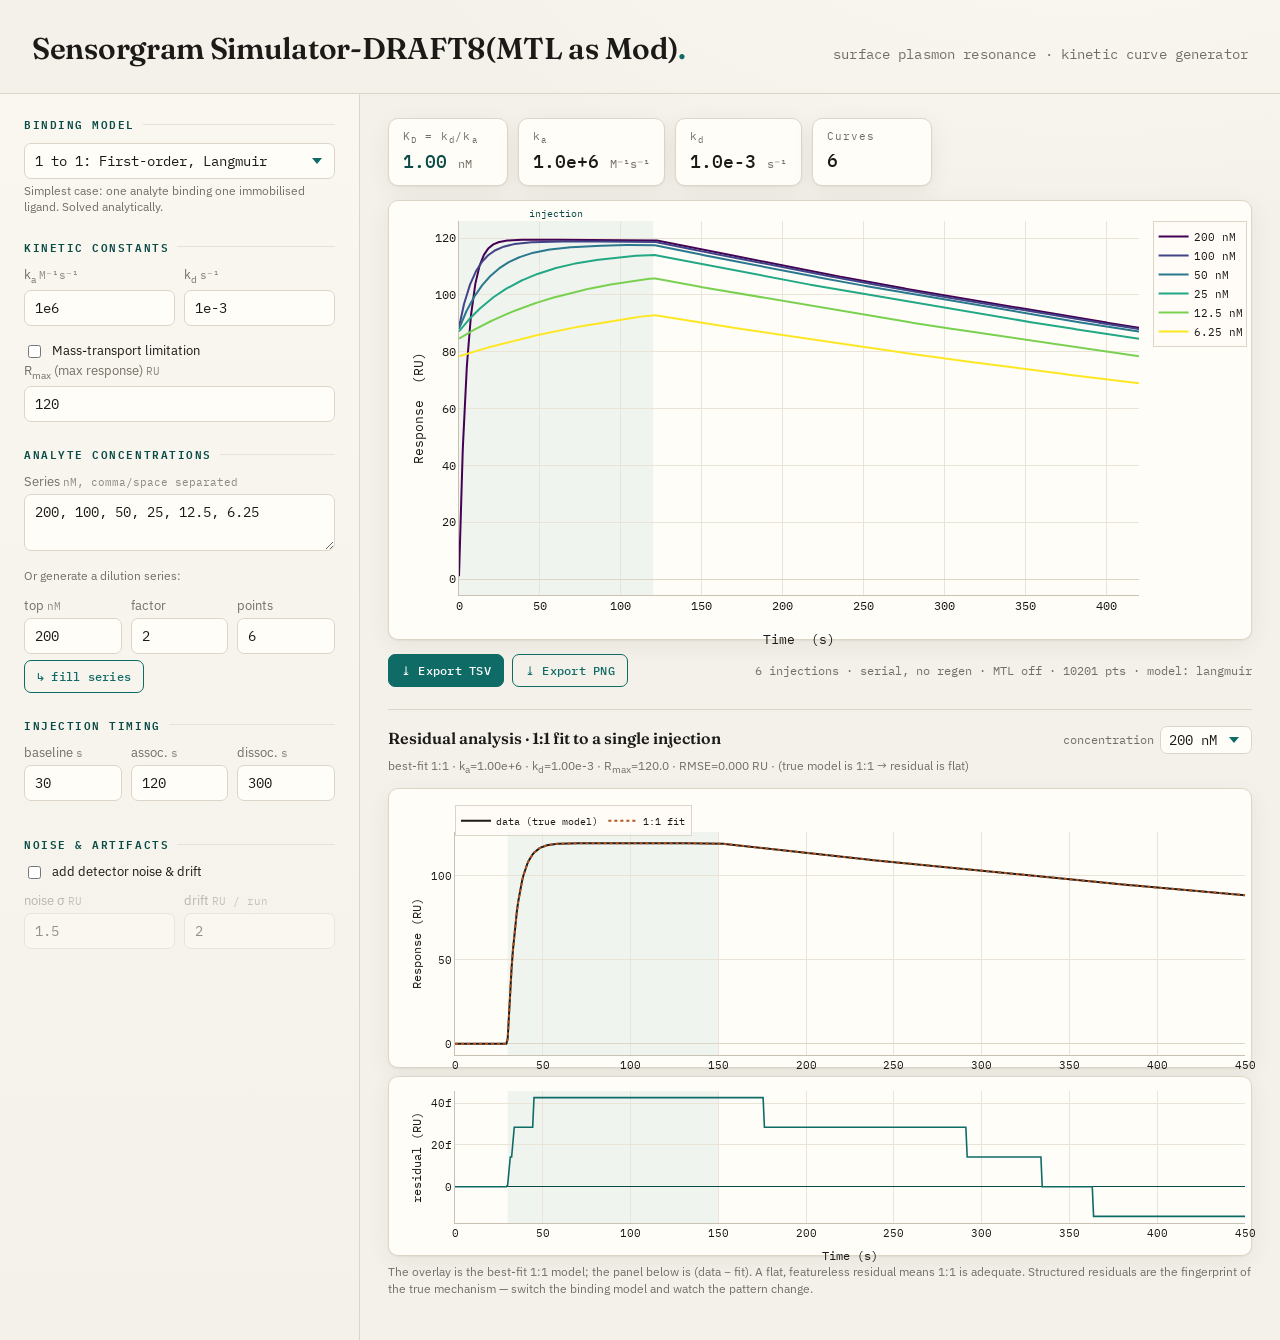
<file: Base Modeler/spr_simulator_draft8.html>
<!DOCTYPE html>
<html lang="en">
<head>
<meta charset="UTF-8">
<meta name="viewport" content="width=device-width, initial-scale=1.0">
        <link rel="stylesheet" href="./dependencies/style.css">

<title>Sensorgram Simulator</title>

<!-- Plotting library. Needs internet on first load.
     For a fully OFFLINE single file: download this .js and paste its
     contents into a <script> tag instead of this CDN line. -->
<script src="https://cdn.plot.ly/plotly-2.35.2.min.js" charset="utf-8"></script>
<script src="./dependencies/graphCode.js" defer></script>
<!-- Fonts: Fraunces (display serif) + IBM Plex Sans / Mono (UI + data). -->
<link rel="preconnect" href="https://fonts.googleapis.com">
<link rel="preconnect" href="https://fonts.gstatic.com" crossorigin>
<link href="https://fonts.googleapis.com/css2?family=Fraunces:opsz,wght@9..144,400;9..144,500;9..144,600&family=IBM+Plex+Mono:wght@400;500;600&family=IBM+Plex+Sans:wght@400;500;600&display=swap" rel="stylesheet">

</head>
<body>
<!-- hello-->
<header class="app">
  <h1>Sensorgram Simulator-DRAFT8(MTL as Mod)<span class="dot">.</span></h1>
  <span class="sub">surface plasmon resonance · kinetic curve generator</span>
</header>

<div class="layout">

  <!-- ============ CONTROLS ============ -->
  <aside class="controls">

    <div class="section">
      <p class="label">Binding model</p>
      <div class="field">
        <select id="model">
          <option value="langmuir">1 to 1: First-order, Langmuir</option>
          <option value="hetLigand">1 to 2: Independent Receptors</option>
          <option value="twostate">2 state: Conformational Change</option>
          <option value="bivAnalyte">2 state: Bivalent analyte</option>
        </select>
        <p class="hint" id="modelHint"></p>
      </div>
    </div>

    <div class="section">
      <p class="label">Kinetic constants</p>

      <!-- 1:1 / mass transport rates -->
      <div data-group="simple">
        <div class="grid2">
          <div class="field">
            <label>k<sub>a</sub> <span class="unit">M⁻¹s⁻¹</span></label>
            <input type="number" id="ka" value="1e6" step="any">
          </div>
          <div class="field">
            <label>k<sub>d</sub> <span class="unit">s⁻¹</span></label>
            <input type="number" id="kd" value="1e-3" step="any">
          </div>
        </div>
      </div>

      <!-- two-state rates -->
      <div data-group="twostate" style="display:none">
        <div class="grid2">
          <div class="field">
            <label>k<sub>a1</sub> <span class="unit">M⁻¹s⁻¹</span></label>
            <input type="number" id="ka1" value="1e6" step="any">
          </div>
          <div class="field">
            <label>k<sub>d1</sub> <span class="unit">s⁻¹</span></label>
            <input type="number" id="kd1" value="1e-2" step="any">
          </div>
          <div class="field">
            <label>k<sub>a2</sub> <span class="unit">s⁻¹</span></label>
            <input type="number" id="ka2" value="5e-3" step="any">
          </div>
          <div class="field">
            <label>k<sub>d2</sub> <span class="unit">s⁻¹</span></label>
            <input type="number" id="kd2" value="1e-3" step="any">
          </div>
        </div>
      </div>

      <!-- bivalent analyte rates -->
      <div data-group="bivAnalyte" style="display:none">
        <div class="grid2">
          <div class="field">
            <label>k<sub>a1</sub> <span class="unit">M⁻¹s⁻¹</span></label>
            <input type="number" id="bivka1" value="1e6" step="any">
          </div>
          <div class="field">
            <label>k<sub>d1</sub> <span class="unit">s⁻¹</span></label>
            <input type="number" id="bivkd1" value="1e-2" step="any">
          </div>
          <div class="field">
            <label>k<sub>a2</sub> <span class="unit">RU⁻¹s⁻¹</span></label>
            <input type="number" id="bivka2" value="5e-3" step="any">
          </div>
          <div class="field">
            <label>k<sub>d2</sub> <span class="unit">s⁻¹</span></label>
            <input type="number" id="bivkd2" value="1e-3" step="any">
          </div>
        </div>
      </div>

      <!-- hetLigand -->
      <div data-group="hetLigand" style="display:none">
        <div class="grid2">
          <div class="field">
            <label>k<sub>a1</sub> <span class="unit">M⁻¹s⁻¹</span></label>
            <input type="number" id="hetka1" value="1e6" step="any">
          </div>
          <div class="field">
            <label>k<sub>d1</sub> <span class="unit">s⁻¹</span></label>
            <input type="number" id="hetkd1" value="1e-2" step="any">
          </div>
          <div class="field">
            <label>k<sub>a2</sub> <span class="unit">M⁻¹s⁻¹</span></label>
            <input type="number" id="hetka2" value="1e5" step="any">
          </div>
          <div class="field">
            <label>k<sub>d2</sub> <span class="unit">s⁻¹</span></label>
            <input type="number" id="hetkd2" value="1e-3" step="any">
          </div>
        </div>
        <div class="field">
          <label>R<sub>max2</sub> (max response) <span class="unit">RU</span></label>
        <input type="number" id="Rmax2" value="120" step="any">
      </div>
      </div>

      <!-- mass-transport limitation: a modifier that applies to ANY model -->
      <div class="check" style="margin-top:4px">
        <input type="checkbox" id="mtlOn">
        <label for="mtlOn">Mass-transport limitation</label>
      </div>
      <div class="field" id="ktField" style="display:none">
        <label>k<sub>tr</sub> (transport coeff.) <span class="unit">RU·M⁻¹s⁻¹</span></label>
        <input type="number" id="kt" value="1e8" step="any">
      </div>

      <div class="field">
        <label>R<sub>max</sub> (max response) <span class="unit">RU</span></label>
        <input type="number" id="Rmax" value="120" step="any">
      </div>
    </div>

    <div class="section">
      <p class="label">Analyte concentrations</p>
      <div class="field">
        <label>Series <span class="unit">nM, comma/space separated</span></label>
        <textarea id="concSeries">200, 100, 50, 25, 12.5, 6.25</textarea>
      </div>
      <p class="hint">Or generate a dilution series:</p>
      <div class="grid3" style="margin-top:6px">
        <div class="field" style="margin-bottom:6px">
          <label>top <span class="unit">nM</span></label>
          <input type="number" id="dilTop" value="200" step="any">
        </div>
        <div class="field" style="margin-bottom:6px">
          <label>factor</label>
          <input type="number" id="dilFactor" value="2" step="any">
        </div>
        <div class="field" style="margin-bottom:6px">
          <label>points</label>
          <input type="number" id="dilN" value="6" step="1" min="1">
        </div>
      </div>
      <button class="btn ghost" id="genDil">↳ fill series</button>
    </div>

    <div class="section">
      <p class="label">Injection timing</p>
      <div class="grid3">
        <div class="field">
          <label>baseline <span class="unit">s</span></label>
          <input type="number" id="tBase" value="30" step="any">
        </div>
        <div class="field">
          <label>assoc. <span class="unit">s</span></label>
          <input type="number" id="tAssoc" value="120" step="any">
        </div>
        <div class="field">
          <label>dissoc. <span class="unit">s</span></label>
          <input type="number" id="tDissoc" value="300" step="any">
        </div>
      </div>
    </div>

    <div class="section">
      <p class="label">Noise &amp; artifacts</p>
      <label class="check" style="margin-bottom:9px">
        <input type="checkbox" id="noiseOn"> add detector noise &amp; drift
      </label>
      <div class="grid2" id="noiseFields" style="opacity:.45; pointer-events:none">
        <div class="field">
          <label>noise σ <span class="unit">RU</span></label>
          <input type="number" id="noiseSd" value="1.5" step="any">
        </div>
        <div class="field">
          <label>drift <span class="unit">RU / run</span></label>
          <input type="number" id="drift" value="2" step="any">
        </div>
      </div>
    </div>

  </aside>

  <!-- ============ VISUALISATION ============ -->
  <main class="viz">
    <div class="readouts" id="readouts"></div>
    <div id="plot"></div>

    <div class="export-row">
      <button class="btn" id="exportCsv">⤓ Export TSV</button>
      <button class="btn ghost" id="exportPng">⤓ Export PNG</button>
      <span class="spacer"></span>
      <span class="footnote" id="status"></span>
    </div>

    <!-- ===== Residual analysis: fit a 1:1 Langmuir to ONE clean injection ===== -->
    <div class="resid-block">
      <div class="resid-head">
        <span class="resid-title">Residual analysis · 1:1 fit to a single injection</span>
        <span class="spacer"></span>
        <label class="resid-pick">concentration
          <select id="fitConc"></select>
        </label>
      </div>
      <p class="hint" id="fitInfo"></p>
      <div id="fitPlot"></div>
      <div id="resid"></div>
      <p class="hint resid-note">The overlay is the best-fit 1:1 model; the panel below is (data − fit).
        A flat, featureless residual means 1:1 is adequate. Structured residuals are the
        fingerprint of the true mechanism — switch the binding model and watch the pattern change.</p>
    </div>
  </main>

</div>

</body>
</html>
</file>
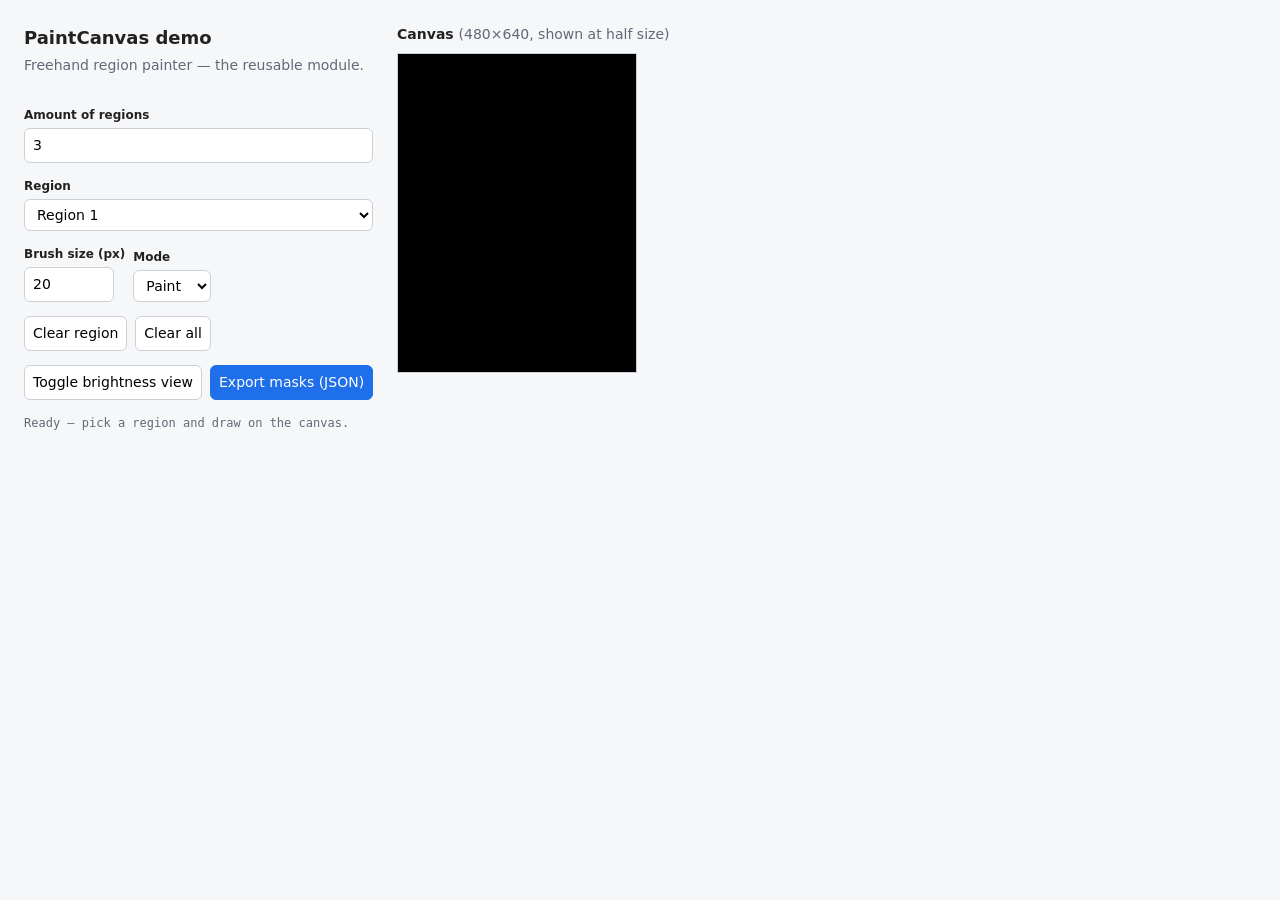
<file: Canvas Testing/canvasDemo.html>
<!DOCTYPE html>
<html lang="en">
<head>
    <meta charset="UTF-8">
    <meta name="viewport" content="width=device-width, initial-scale=1.0">
    <title>PaintCanvas — interactive region painter</title>
    <link rel="stylesheet" href="./dependencies/style.css">
    <script src="./dependencies/CanvasPaint.js" defer></script>
</head>
    <body>
    <div class="wrap">
        <div class="panel">
        <div>
            <h1>PaintCanvas demo</h1>
            <p class="sub">Freehand region painter — the reusable module.</p>
        </div>

        <div class="field">
            <label>Amount of regions</label>
            <input type="number" id="regionCount" min="1" value="3">
        </div>

        <div class="field">
            <label>Region</label>
            <select id="regionSelect"></select>
        </div>

        <div class="row">
            <div class="field">
            <label>Brush size (px)</label>
            <input type="number" id="brushSize" min="1" value="20" style="width:90px">
            </div>
            <div class="field">
            <label>Mode</label>
            <select id="paintMode">
                <option value="paint">Paint</option>
                <option value="erase">Erase</option>
            </select>
            </div>
        </div>

        <div class="row">
            <button id="clearRegion">Clear region</button>
            <button id="clearAll">Clear all</button>
        </div>

        <div class="row">
            <button id="tintToggle">Toggle brightness view</button>
            <button class="primary" id="exportBtn">Export masks (JSON)</button>
        </div>

        <div id="log"></div>
        </div>

        <div class="stage">
        <div style="font-weight:600">Canvas <span style="color:var(--mut);font-weight:400">(480×640, shown at half size)</span></div>
        <canvas id="paint" width="480" height="640" style="width:240px; height:320px;"></canvas>
        </div>
    </div>

    </body>
    </html>
</file>
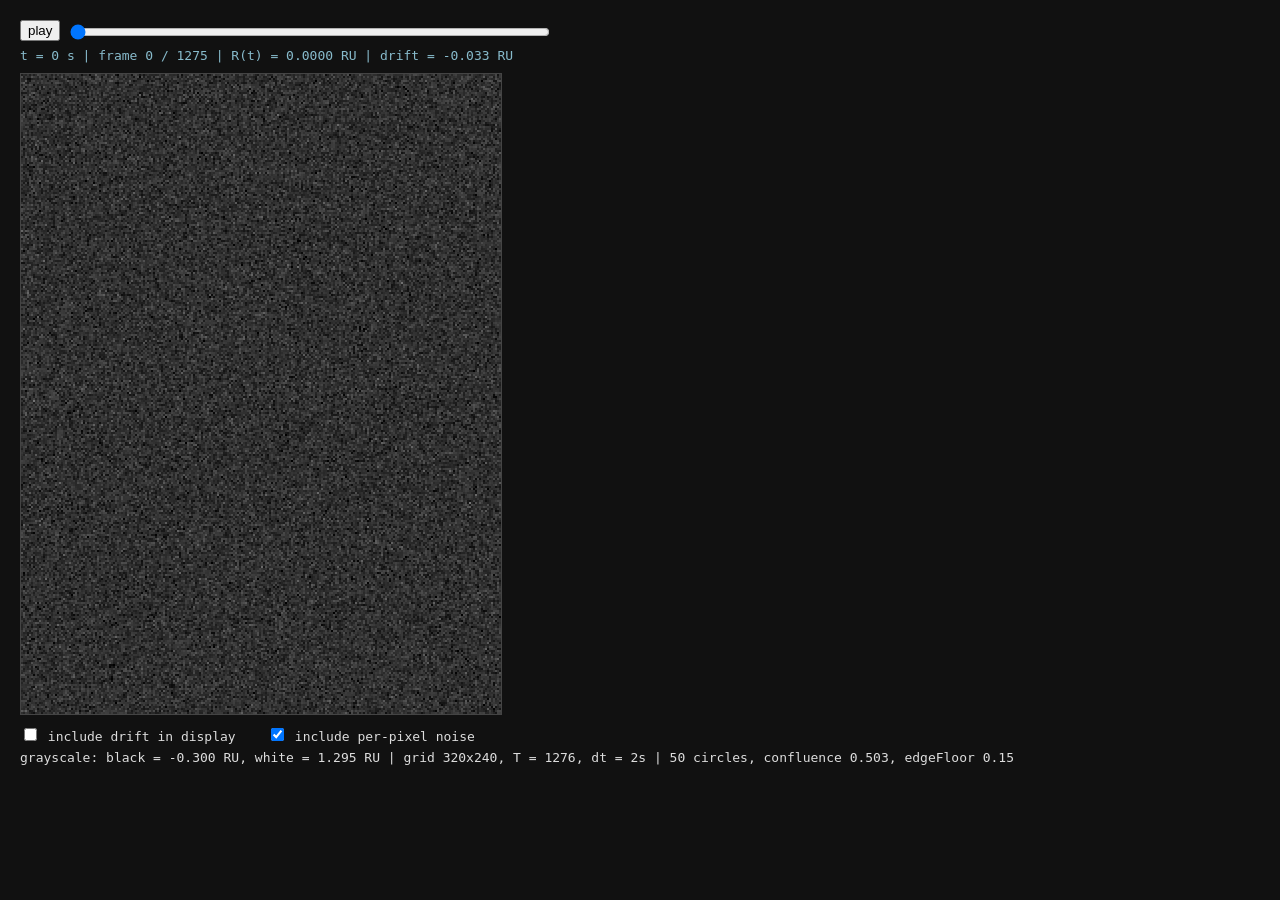
<file: Method2/generate_data_array_withWindow.html>
<!DOCTYPE html>
<html>
<head>
<meta charset="utf-8">
<title>SPR 2D Field Viewer</title>
<style>
  body { font-family: monospace; background:#111; color:#ddd; margin:20px; }
  canvas { border:1px solid #444; image-rendering: pixelated; display:block; margin:10px 0; }
  .row { margin:6px 0; }
  input[type=range] { width:480px; vertical-align:middle; }
  #readout { color:#8bc; }
  label { user-select:none; }
</style>
</head>
<body>

<div class="row">
  <button id="play">play</button>
  <input type="range" id="frame" min="0" value="0" step="1">
</div>
<div class="row" id="readout">t = 0 s</div>
<canvas id="cv" width="480" height="640"></canvas>
<div class="row">
  <label><input type="checkbox" id="showDrift"> include drift in display</label>
  &nbsp;&nbsp;
  <label><input type="checkbox" id="showNoise" checked> include per-pixel noise</label>
</div>
<div class="row" id="scale"></div>

<script src="./generate_data_array.js"></script>
</body>
</html>
</file>
<file: Base Modeler/dependencies/style.css>
:root{
    --paper:#f4f1ea;
    --panel:#fffdf8;
    --ink:#1b1a17;
    --muted:#746f66;
    --line:#ddd6c8;
    --line-soft:#e8e2d6;
    --accent:#0f6b66;
    --accent-deep:#0a4b47;
    --accent-soft:#e2efed;
    --warn:#b4541f;
    --shadow:0 1px 2px rgba(27,26,23,.05), 0 6px 24px rgba(27,26,23,.06);
    --radius:10px;
  }
  *{box-sizing:border-box;}
  html,body{margin:0;padding:0;}
  body{
    font-family:"IBM Plex Sans",sans-serif;
    background:
      radial-gradient(1200px 600px at 85% -10%, #fbf9f3 0%, transparent 60%),
      var(--paper);
    color:var(--ink);
    line-height:1.5;
    -webkit-font-smoothing:antialiased;
    min-height:100vh;
  }
  mono,.mono{font-family:"IBM Plex Mono",monospace;}

  header.app{
    padding:26px 32px 22px;
    border-bottom:1px solid var(--line);
    display:flex;
    align-items:baseline;
    justify-content:space-between;
    flex-wrap:wrap;
    gap:8px 24px;
  }
  header.app h1{
    font-family:"Fraunces",serif;
    font-weight:600;
    font-size:30px;
    letter-spacing:-.01em;
    margin:0;
  }
  header.app h1 .dot{color:var(--accent);}
  header.app .sub{
    color:var(--muted);
    font-size:13.5px;
    font-family:"IBM Plex Mono",monospace;
    letter-spacing:.01em;
  }

  .layout{
    display:grid;
    grid-template-columns:360px 1fr;
    gap:0;
    align-items:stretch;
    min-height:calc(100vh - 90px);
  }

  /* ---------- control panel ---------- */
  aside.controls{
    border-right:1px solid var(--line);
    padding:22px 24px 40px;
    background:linear-gradient(180deg,#faf7f0 0%, var(--paper) 100%);
    overflow:auto;
  }
  .section{margin-bottom:24px;}
  .section > .label{
    font-family:"IBM Plex Mono",monospace;
    font-size:11px;
    font-weight:600;
    letter-spacing:.14em;
    text-transform:uppercase;
    color:var(--accent-deep);
    margin:0 0 10px;
    display:flex;
    align-items:center;
    gap:8px;
  }
  .section > .label::after{
    content:"";
    flex:1;
    height:1px;
    background:var(--line-soft);
  }

  .field{margin-bottom:11px;}
  .field label{
    display:block;
    font-size:12.5px;
    color:var(--muted);
    margin-bottom:3px;
  }
  .field label .unit{
    font-family:"IBM Plex Mono",monospace;
    font-size:11px;
    color:var(--muted);
    opacity:.8;
  }
  input[type=text], input[type=number], select, textarea{
    width:100%;
    font-family:"IBM Plex Mono",monospace;
    font-size:13.5px;
    color:var(--ink);
    background:var(--panel);
    border:1px solid var(--line);
    border-radius:7px;
    padding:8px 10px;
    transition:border-color .15s, box-shadow .15s;
  }
  textarea{resize:vertical; min-height:46px; line-height:1.45;}
  input:focus, select:focus, textarea:focus{
    outline:none;
    border-color:var(--accent);
    box-shadow:0 0 0 3px var(--accent-soft);
  }
  select{cursor:pointer; appearance:none;
    background-image:url("data:image/svg+xml;utf8,<svg xmlns='http://www.w3.org/2000/svg' width='10' height='6'><path d='M0 0l5 6 5-6z' fill='%230f6b66'/></svg>");
    background-repeat:no-repeat;
    background-position:right 12px center;
    padding-right:30px;
  }

  .grid2{display:grid; grid-template-columns:1fr 1fr; gap:9px;}
  .grid3{display:grid; grid-template-columns:1fr 1fr 1fr; gap:9px;}

  .btn{
    font-family:"IBM Plex Mono",monospace;
    font-size:12px;
    font-weight:500;
    letter-spacing:.02em;
    padding:8px 12px;
    border-radius:7px;
    border:1px solid var(--accent);
    background:var(--accent);
    color:#fff;
    cursor:pointer;
    transition:background .15s, transform .05s;
  }
  .btn:hover{background:var(--accent-deep); border-color:var(--accent-deep);}
  .btn:active{transform:translateY(1px);}
  .btn.ghost{
    background:transparent; color:var(--accent);
  }
  .btn.ghost:hover{background:var(--accent-soft); color:var(--accent-deep);}
  .btn-row{display:flex; gap:8px; flex-wrap:wrap;}

  .check{
    display:flex; align-items:center; gap:8px;
    font-size:13px; color:var(--ink); cursor:pointer; user-select:none;
  }
  .check input{width:auto; accent-color:var(--accent);}

  .hint{
    font-size:11.5px; color:var(--muted); margin-top:4px; line-height:1.4;
  }

  /* ---------- plot panel ---------- */
  main.viz{
    padding:24px 28px 32px;
    display:flex;
    flex-direction:column;
    min-width:0;
  }
  .readouts{
    display:flex; flex-wrap:wrap; gap:10px; margin-bottom:14px;
  }
  .stat{
    background:var(--panel);
    border:1px solid var(--line);
    border-radius:var(--radius);
    padding:10px 14px;
    min-width:120px;
    box-shadow:var(--shadow);
  }
  .stat .k{
    font-family:"IBM Plex Mono",monospace;
    font-size:10.5px; letter-spacing:.1em; /*text-transform:uppercase;*/
    color:var(--muted); margin-bottom:2px;
  }
  .stat .v{
    font-family:"IBM Plex Mono",monospace;
    font-size:18px; font-weight:500; color:var(--ink);
  }
  .stat .v small{font-size:12px; color:var(--muted); font-weight:400;}
  .stat.accent .v{color:var(--accent-deep);}

  #plot{
    flex:1;
    min-height:440px;
    background:var(--panel);
    border:1px solid var(--line);
    border-radius:var(--radius);
    box-shadow:var(--shadow);
    padding:6px;
  }
  .export-row{
    display:flex; gap:8px; margin-top:14px; flex-wrap:wrap;
    align-items:center;
  }
  .export-row .spacer{flex:1;}
  .footnote{
    font-size:11.5px; color:var(--muted);
    font-family:"IBM Plex Mono",monospace;
  }

  .resid-block{
    margin-top:22px; padding-top:16px; border-top:1px solid var(--line);
  }
  .resid-head{ display:flex; align-items:baseline; gap:12px; margin-bottom:2px; }
  .resid-head .spacer{ flex:1; }
  .resid-title{
    font-family:"Fraunces",serif; font-weight:600; font-size:16px; color:var(--ink);
  }
  .resid-pick{
    font-size:12px; color:var(--muted); font-family:"IBM Plex Mono",monospace;
    display:inline-flex; align-items:center; gap:6px;
  }
  .resid-pick select{ width:auto; padding:4px 26px 4px 8px; }
  #fitPlot{
    height:280px; background:var(--panel); border:1px solid var(--line);
    border-radius:var(--radius); box-shadow:var(--shadow); padding:6px;
  }
  #resid{
    height:180px; margin-top:8px; background:var(--panel); border:1px solid var(--line);
    border-radius:var(--radius); box-shadow:var(--shadow); padding:6px;
  }
  .resid-note{ margin-top:8px; }

  /* responsive: stack on narrow screens */
  @media (max-width:880px){
    .layout{grid-template-columns:1fr;}
    aside.controls{border-right:none; border-bottom:1px solid var(--line);}
    header.app{padding:20px 20px 16px;}
    main.viz{padding:18px 16px 24px;}
  }
</file>
<file: Canvas Testing/dependencies/style.css>
:root { --bd:#cbd0d6; --mut:#667; --bg:#f6f7f9; }
        * { box-sizing: border-box; }
        body { margin: 0; font: 14px/1.5 system-ui, sans-serif; color: #222; background: var(--bg); }
        .wrap { display: flex; gap: 24px; padding: 24px; flex-wrap: wrap; }
        h1 { font-size: 18px; margin: 0 0 4px; }
        .sub { color: var(--mut); margin: 0 0 16px; }
        .panel { display: flex; flex-direction: column; gap: 14px; min-width: 220px; }
        .field { display: flex; flex-direction: column; gap: 4px; }
        label { font-weight: 600; font-size: 12px; }
        input, select, button { font: inherit; padding: 6px 8px; border: 1px solid var(--bd); border-radius: 6px; background: #fff; }
        button { cursor: pointer; }
        button.primary { background: #1f6feb; color: #fff; border-color: #1f6feb; }
        .row { display: flex; gap: 8px; flex-wrap: wrap; align-items: flex-end; }
        .stage { display: flex; flex-direction: column; gap: 8px; align-items: flex-start; }
        canvas { border: 1px solid var(--bd); background: #000; image-rendering: pixelated; }
        .hint { color: var(--mut); font-size: 12px; max-width: 320px; }
        code { background: #eef1f4; padding: 1px 4px; border-radius: 4px; }
        #log { font-family: ui-monospace, monospace; font-size: 12px; color: var(--mut); }
</file>
